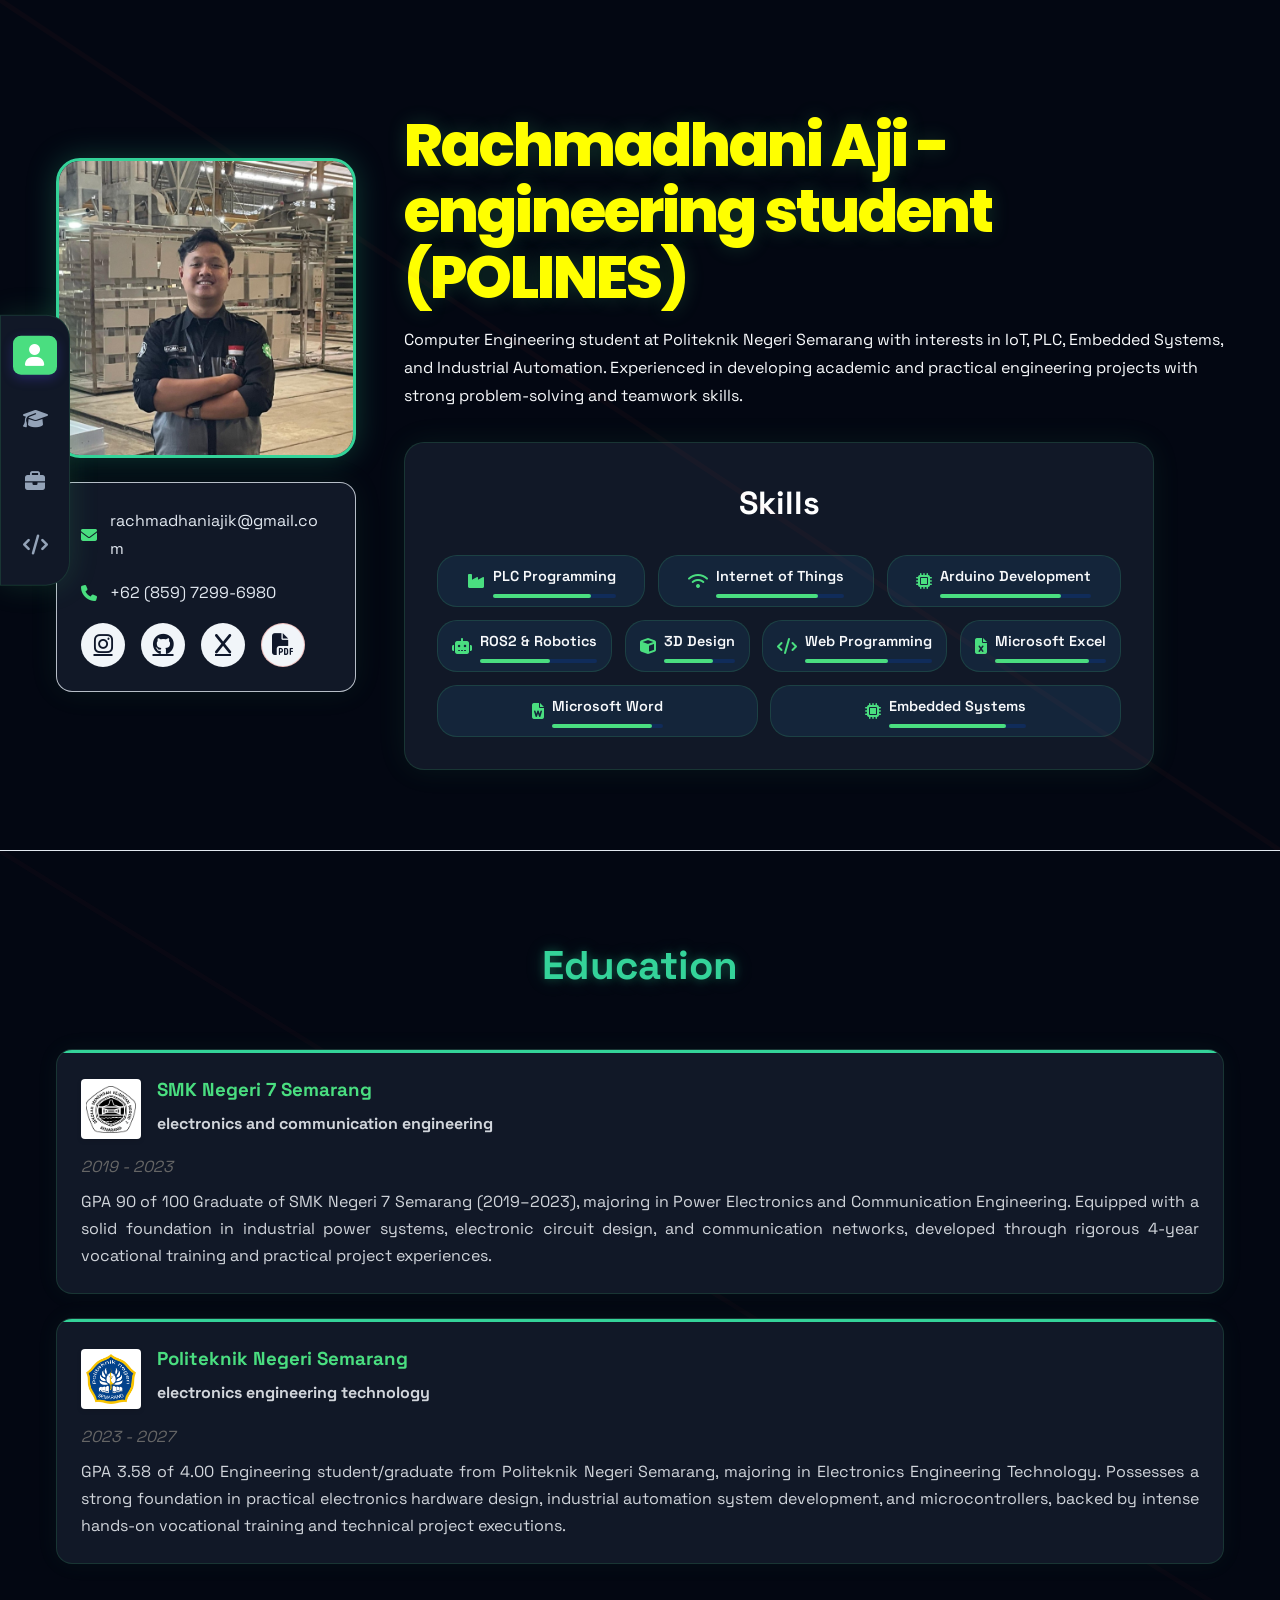
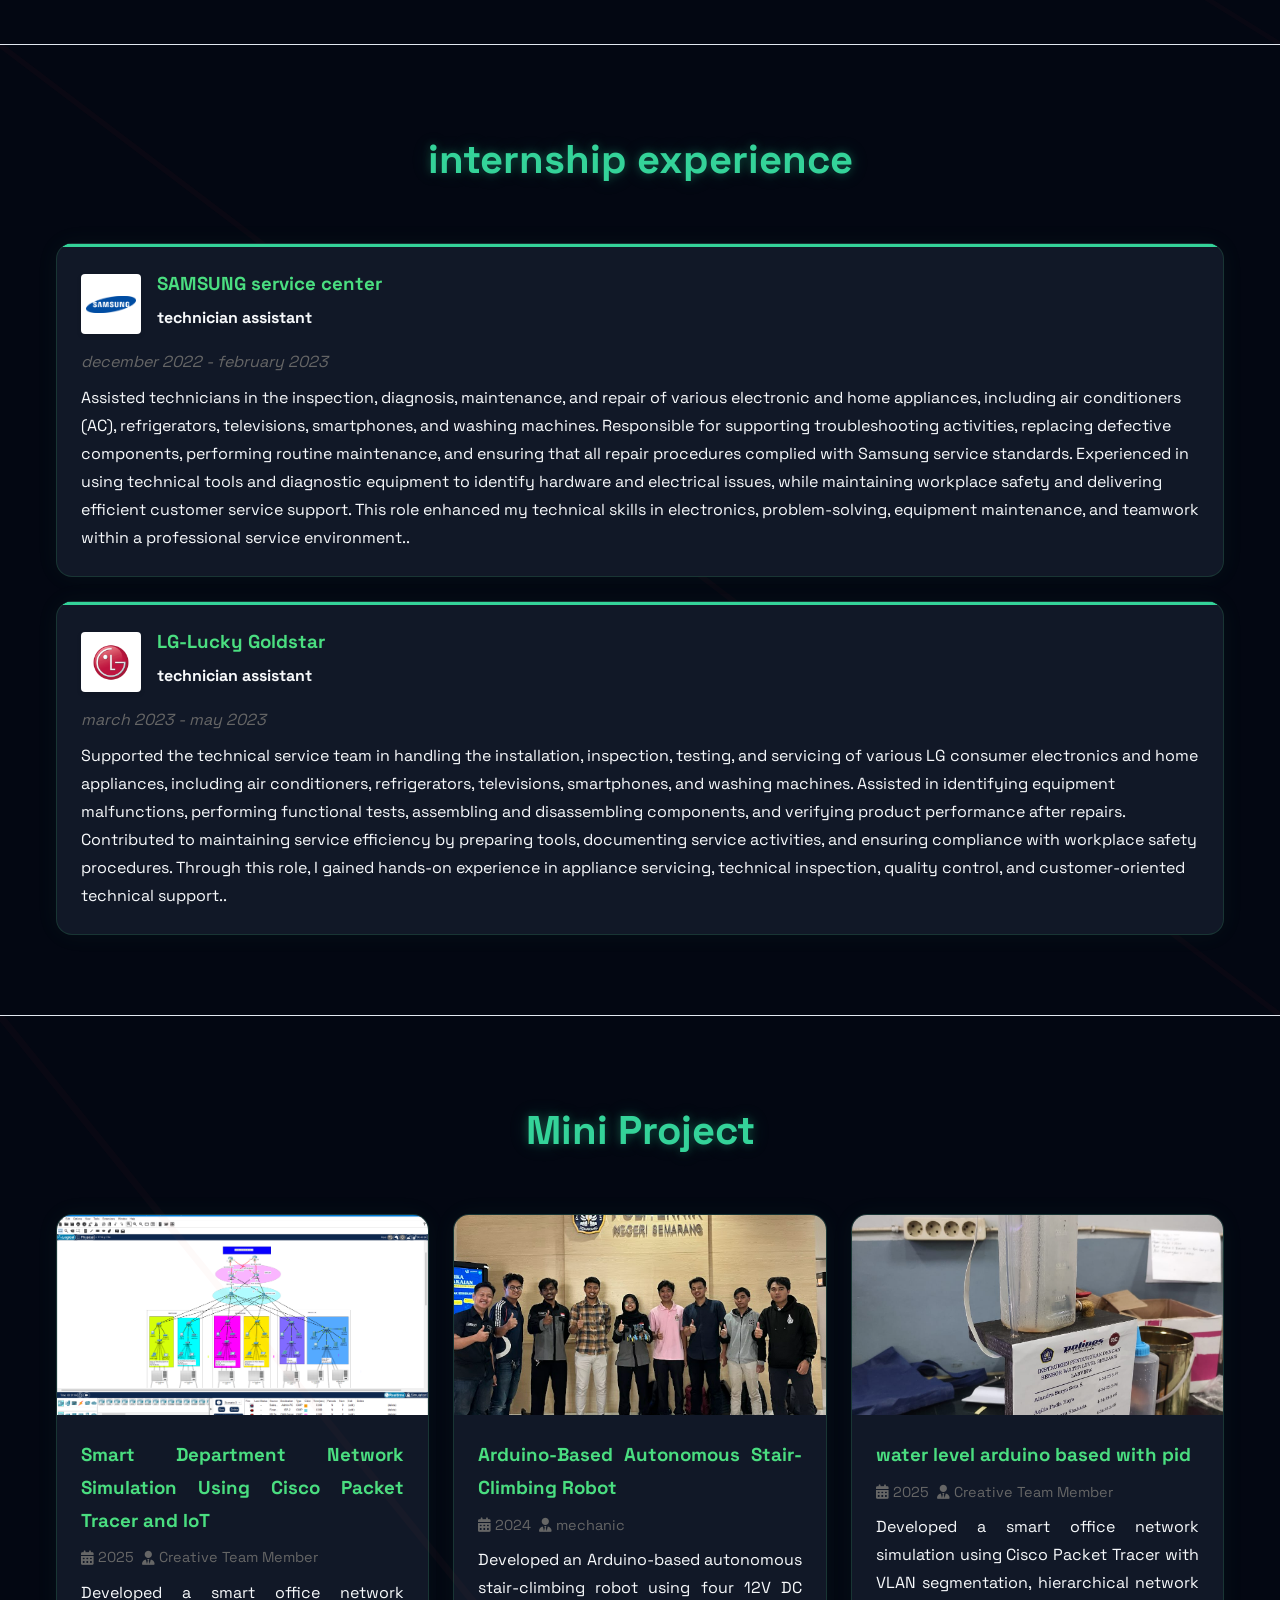
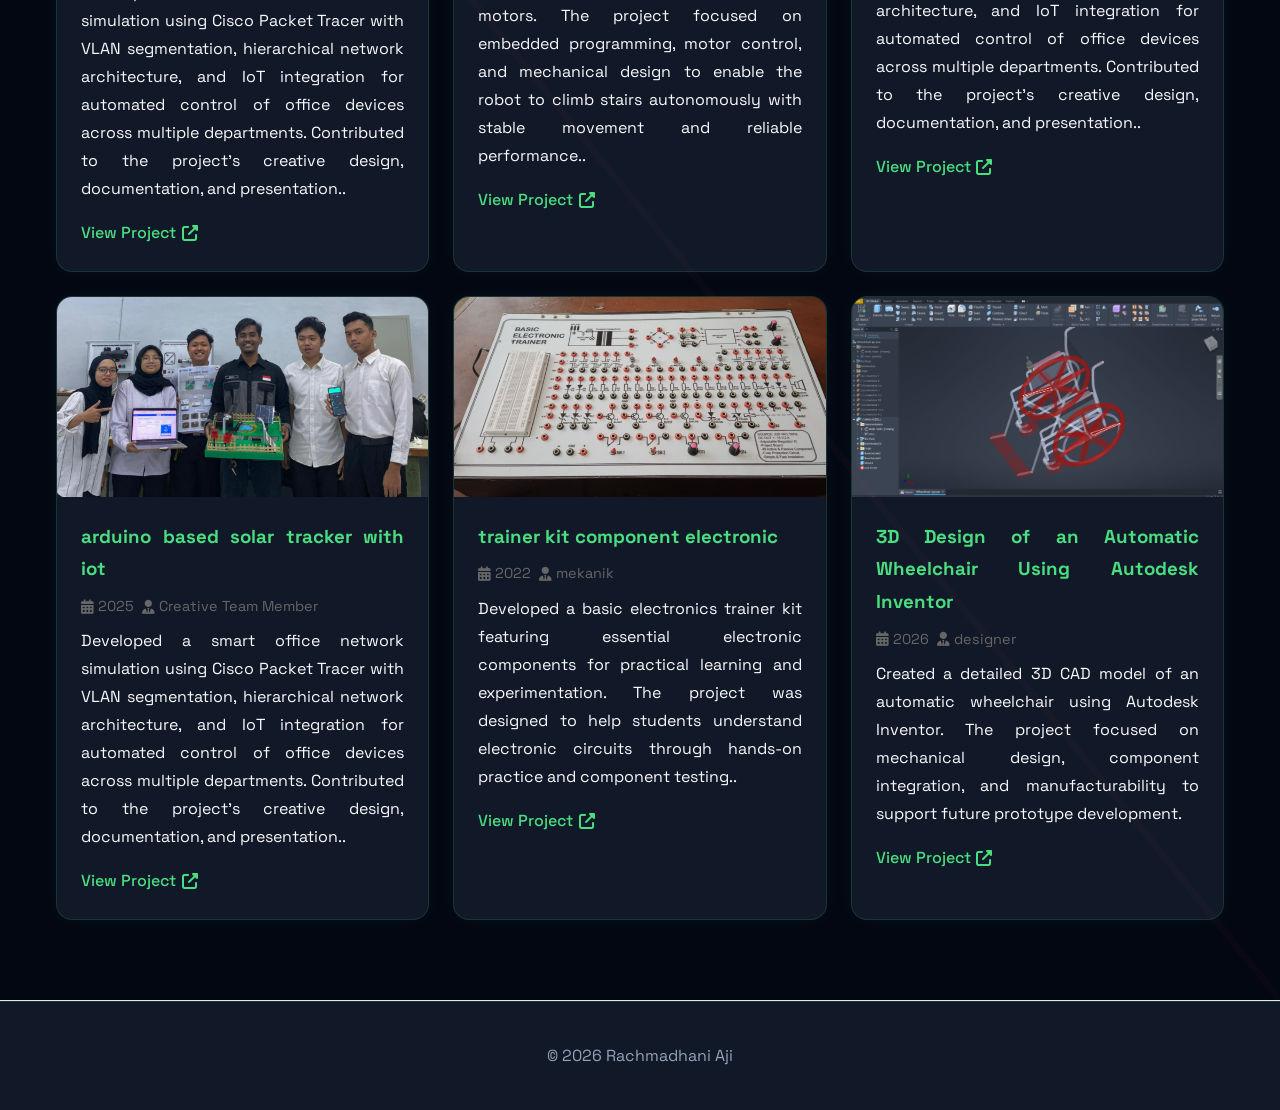
<file: index.html>
<!DOCTYPE html>
<html lang="en">
<head>
    <meta charset="UTF-8">
    <meta name="viewport" content="width=device-width, initial-scale=1.0">
    <title>Personal Portfolio</title>

    <link rel="icon" type="image/x-icon" href="/images/favicon.ico">

    <link rel="preconnect" href="https://fonts.googleapis.com">
    <link rel="preconnect" href="https://fonts.gstatic.com" crossorigin>
    <link href="https://fonts.googleapis.com/css2?family=Space+Grotesk:wght@300;400;500;600;700&display=swap" rel="stylesheet">

    <link rel="stylesheet" href="https://cdnjs.cloudflare.com/ajax/libs/font-awesome/6.4.0/css/all.min.css">
    <link rel="stylesheet" href="css/style.css">
	<link rel="preconnect" href="https://fonts.googleapis.com">
	<link rel="preconnect" href="https://fonts.gstatic.com" crossorigin>
	<link href="https://fonts.googleapis.com/css2?family=Poppins:wght@400;500;600;700;800&display=swap" rel="stylesheet">

</head>
<body>
    <header>
        <nav class="sidebar-nav">
			<ul>
				<li>
					<a href="#profile" data-tooltip="Profile">
						<i class="fas fa-user"></i>
						<span class="nav-text">My Profile</span>
					</a>
				</li>
				<li>
					<a href="#education" data-tooltip="Education">
						<i class="fas fa-graduation-cap"></i>
						<span class="nav-text">Education</span>
					</a>
				</li>
				<li>
					<a href="#experience" data-tooltip="Experience">
						<i class="fas fa-briefcase"></i>
						<span class="nav-text">Internship Experience</span>
					</a>
				</li>
				<li>
					<a href="#projects" data-tooltip="Projects">
						<i class="fas fa-code"></i>
						<span class="nav-text">My Mini Project</span>
					</a>
				</li>
			</ul>
		</nav>
    </header>

    <main>
        <!-- Profile Section -->
		<section id="profile" class="section">
			<div class="container">
				<div class="profile-content">
					<div class="profile-image-container">
						<img id="profile-pic" src="" alt="Profile Picture" class="profile-image">
						<div class="profile-contact">
							<p><i class="fas fa-envelope"></i> <span id="profile-email"></span></p>
							<p><i class="fas fa-phone"></i> <span id="profile-phone"></span></p>
							<div class="social-links" id="social-links"></div>
							<a href="#" id="cv-download" class="cv-download-btn" title="Download CV">
								<i class="fas fa-file-pdf"></i>
							</a>
						</div>
					</div>
					<div class="profile-info">
						<h1 id="profile-name"></h1>
						    <p id="profile-description"></p>
    						<!-- Add this skills section -->
							<div class="skills-container" id="skills-container">
								<h3>Skills</h3>
								<div class="skills-grid" id="skills-grid"></div>
							</div>
					</div>
				</div>
			</div>
		</section>

        <!-- Education Section -->
        <section id="education" class="section">
            <div class="container">
                <h2>Education</h2>
                <div class="education-list" id="education-list"></div>
            </div>
        </section>

        <!-- Experience Section -->
        <section id="experience" class="section">
            <div class="container">
                <h2>internship experience</h2>
                <div class="experience-list" id="experience-list"></div>
            </div>
        </section>

        <!-- Projects Section -->
        <section id="projects" class="section">
            <div class="container">
                <h2>Mini Project</h2>
                <div class="projects-grid" id="projects-grid"></div>
            </div>
        </section>
    </main>

    <footer>
        <p>&copy; <span id="current-year"></span> Rachmadhani Aji</p>
    </footer>

    <script src="js/script.js"></script>
</body>
</html>
</file>
<file: css/style.css>
/* Reset and Base Styles */
* {
    margin: 0;
    padding: 0;
    box-sizing: border-box;
}

:root {
    --primary-color: #4ADE80;
    --secondary-color: #0F172A;
    --light-color: #111827;
    --dark-color: #F8FAFC;
    --accent-color: #34D399;

    --spacing: 1rem;
    --border-radius: 12px;
}

body {
    font-family: 'Space Grotesk', sans-serif;
    line-height: 1.75;
    color: #f8fafc;
    background: #030712;
}

.container {
    max-width: 1200px;
    margin: 0 auto;
    padding: 0 var(--spacing);
}

/* Header Styles */
header {
    background-color: var(--secondary-color);
    color: white;
    position: sticky;
    top: 0;
    z-index: 100;
}

/* Sidebar Navigation */
.sidebar-nav {
    position: fixed;
    left: 0;
    top: 50%;
    transform: translateY(-50%);
    background: #111827;
    padding: 1.25rem 0.75rem;
    border-radius: 0 1.5rem 1.5rem 0;
    z-index: 1000;
    box-shadow: 0 0 30px rgba(74, 222, 128, 0.15);
    transition: all 0.4s ease;
    border: 1px solid rgba(74, 222, 128, 0.15);
}

.sidebar-nav:hover {
    background: var(--secondary-color);
    padding-right: 1.25rem;            /* Efek melebar sedikit saat di-hover */
}

.sidebar-nav ul {
    list-style: none;
    display: flex;
    flex-direction: column;
    gap: 1.5rem;
}

.sidebar-nav a {
    color: #94a3b8;             /* Mengubah warna default icon jadi abu-abu kalem */
    text-decoration: none;
    display: flex;
    align-items: center;
    gap: 1rem;
    padding: 0.6rem;
    border-radius: 8px;         /* Sudut hover disesuaikan */
    transition: all 0.3s ease;
    position: relative;
}

.sidebar-nav a:hover {
    color: white;               /* Icon menyala putih saat disorot */
    background: rgba(255, 255, 255, 0.1);
    transform: translateX(5px); /* Sedikit bergeser ke kanan dengan smooth */
}

.sidebar-nav i {
    font-size: 1.25rem;
    min-width: 1.5rem;
    text-align: center;
}

.nav-text {
    display: none;
    opacity: 0;
    transition: opacity 0.3s ease;
    font-weight: 500;           /* Membuat teks menu sedikit lebih tebal dan rapi */
}

.sidebar-nav:hover .nav-text {
    display: inline;
    opacity: 1;
}

/* Tooltip (Balon teks saat hover) */
.sidebar-nav a::after {
    content: attr(data-tooltip);
    position: absolute;
    left: 100%;
    top: 50%;
    transform: translateY(-50%);
    background: var(--secondary-color);
    color: white;
    padding: 0.5rem 1rem;
    border-radius: 6px;
    font-size: 0.85rem;
    white-space: nowrap;
    opacity: 0;
    pointer-events: none;
    transition: all 0.3s ease;
    margin-left: 1rem;
    box-shadow: 0 4px 12px rgba(0,0,0,0.15);
}

.sidebar-nav a:hover::after {
    opacity: 1;
    margin-left: 0.75rem;
}

/* Highlight Menu Aktif */
.sidebar-nav a.active {
    color: white;
    background: var(--primary-color); /* Tombol aktif otomatis berwarna utama */
    box-shadow: 0 4px 12px rgba(79, 70, 229, 0.3); /* Efek cahaya neon tipis di bawah tombol */
}

.sidebar-nav a.active i {
    transform: scale(1.1);
}

/* Section Styles */
.section {
    padding: 5rem 0;
    border-bottom: 1px solid #e2e8f0;  /* Garis tipis transparan */
    position: relative;
}

.section h2 {
    text-align: center;
    margin-bottom: 3rem;
    color: #34D399;
    font-size: 2.5rem;
    font-weight: 800;
    text-shadow:
        0 0 10px rgba(52,211,153,.3),
        0 0 20px rgba(52,211,153,.2);
}

/* Profile Section */
.profile-content {
    display: flex;
    flex-wrap: wrap;
    gap: 3rem;                         /* Jarak horizontal antar foto dan teks */
    align-items: center;               /* DIUBAH DARI flex-start MENJADI center BIAR SEJAJAR */
}

.profile-image-container {
    flex: 0 0 300px;
    display: flex;
    flex-direction: column;
    gap: 1.5rem;
    position: sticky;
    top: 6rem;                         /* Diturunkan sedikit agar pas saat halaman di-scroll */
}

.profile-image {
    width: 100%;
    max-width: 300px;
    height: auto;
    aspect-ratio: 1/1;
    border-radius: 24px;
    object-fit: cover;
    align-self: center;
    border: 3px solid #34D399;
    box-shadow: 0 0 30px rgba(52, 211, 153, 0.25);
}

.profile-contact {
    background: #111827;
    padding: 1.5rem;
    border-radius: 16px;
    color: #f8fafc;
    box-shadow: 0 0 30px rgba(74, 222, 128, 0.08);
    border: 1px solid rgba(74, 222, 128, 0.15);
  border: 1px solid rgba(226, 232, 240, 0.8);
}

.profile-contact p {
    margin-bottom: 1rem;
    display: flex;
    align-items: center;
    gap: 0.8rem;
    word-break: break-all;
    color: #E2E8F0;
}

.profile-contact p i {
    color: var(--primary-color);       /* Warna icon kontak otomatis mengikuti warna utama */
}

.profile-info {
    flex: 1;
    min-width: 300px;
	padding-top: 2rem;
}

.profile-info h1 {
    font-family: 'Poppins', sans-serif !important;
    font-size: 2.5rem;
    font-weight: 800;
    letter-spacing: -2px;
    line-height: 1.1;
    color: #34D399;
    margin-bottom: 1rem;
    text-shadow: 0 0 20px rgba(74, 222, 128, 0.2);
}

.profile-description {
    background: #111827;
    padding: 2.5rem;
    border-radius: 16px;
    color: #f8fafc;
    box-shadow: 0 0 30px rgba(74, 222, 128, 0.08);
    border: 1px solid rgba(74, 222, 128, 0.15);
}

.social-links {
    display: flex;
    gap: 1rem;
    align-items: center;
}

.social-links a {
    color: var(--secondary-color);
    font-size: 1.35rem;
    transition: all 0.3s cubic-bezier(0.4, 0, 0.2, 1); /* Efek pantulan pegas yang smooth */
    width: 44px;                       /* Ukuran lingkaran sedikit diperbesar */
    height: 44px;
    display: flex;
    align-items: center;
    justify-content: center;
    border-radius: 50%;
    background: #f1f5f9;               /* Warna background dasar lingkaran yang soft */
}

.social-links a:hover {
    color: white;
    background: var(--primary-color);  /* Berubah ke warna utama saat disorot */
    transform: translateY(-4px);       /* Tombol melayang ke atas sedikit */
    box-shadow: 0 6px 16px rgba(79, 70, 229, 0.25); /* Bayangan neon tipis */
}

/* Tombol Download CV */
.cv-download-btn {
    width: 44px;
    height: 44px;
    display: flex;
    align-items: center;
    justify-content: center;
    background: rgba(6, 182, 212, 0.1); /* Background transparan tipis menggunakan aksen cyan */
    color: var(--accent-color);
    border-radius: 50%;
    text-decoration: none;
    transition: all 0.3s ease;
    font-size: 1.1rem;
    border: 1px solid rgba(6, 182, 212, 0.2);
}

.cv-download-btn:hover {
    background: var(--accent-color);
    color: white;
    transform: translateY(-3px);
    box-shadow: 0 6px 16px rgba(6, 182, 212, 0.3);
}


/* Tooltip for hover */
.cv-download-btn::after {
    content: attr(title);
    position: absolute;
    bottom: -40px;
    left: 50%;
    transform: translateX(-50%);
    background: var(--secondary-color);
    color: white;
    padding: 0.5rem 1rem;
    border-radius: 4px;
    font-size: 0.8rem;
    white-space: nowrap;
    opacity: 0;
    pointer-events: none;
    transition: opacity 0.3s ease;
}

.cv-download-btn:hover::after {
    opacity: 1;
}

.cv-download-btn {
    background: rgba(231, 76, 60, 0.1);
    color: var(--accent-color);
    border-color: rgba(231, 76, 60, 0.3);
}

.cv-download-btn:hover {
    background: var(--accent-color);
}

@keyframes bounce {
    0% { transform: translateY(0); }
    100% { transform: translateY(-3px); }
}

/* ==========================================================================
   Skills Section (Modern Pills Style)
   ========================================================================== */
.skills-container {
    margin-top: 2rem;
    background: #111827;
    padding: 2rem;
    border-radius: 20px;
    box-shadow: 0 0 30px rgba(74, 222, 128, 0.08);
    border: 1px solid rgba(74, 222, 128, 0.15);
    text-align: center;
    width: 100%;
    max-width: 750px;
}

.skills-container h3 {
    color: var(--secondary-color);
    margin-bottom: 1.5rem;
    font-size: 1.25rem;
    font-weight: 600;
}

.skills-grid {
    display: flex;
    flex-wrap: wrap;
    gap: 0.85rem;                       /* Jarak antar kapsul */
    justify-content: center;
    max-width: 800px;
    margin: 0 auto;
}

.skill-item {
    background: #1F2937;
    color: #F8FAFC;
    padding: 0.8rem 1.4rem;
    border-radius: 100px;
    font-size: 0.9rem;
    font-weight: 600;
    border: 1px solid rgba(74, 222, 128, 0.15);
    display: flex;
    align-items: center;
    gap: 0.5rem;
    flex: 1 1 auto;
    justify-content: center;
    min-width: max-content;
    transition: all 0.3s ease;
}


.skill-item:hover {
    background: #34D399;
    color: #FFFFFF !important;
    border-color: #34D399;
    transform: translateY(-4px);
    box-shadow: 0 0 20px rgba(52, 211, 153, 0.4);
}

.skill-item:hover * {
    color: #FFFFFF !important;
}

.skills-container h2,
.skills-container h3 {
    color: #FFFFFF;
    text-align: center;
    font-size: 2rem;
    font-weight: 700;
    margin-bottom: 1.5rem;
}

.skill-icon {
    color: var(--primary-color);       /* Warna icon mengikuti warna terracotta */
    font-size: 1rem;
    display: flex;
    align-items: center;
}

/* Skill level indicator (optional) */
.skill-level {
    height: 4px;
    background: rgba(0, 70, 219, 0.2);
    margin-top: 0.3rem;
    border-radius: 2px;
}

.skill-level-bar {
    height: 100%;
    background: var(--primary-color);
    border-radius: 2px;
}

.skills-grid {
    display: flex;
    flex-wrap: wrap;
    gap: 0.8rem;
}

.skill-item {
    background: rgba(52, 152, 219, 0.1);
    padding: 0.5rem 0.8rem;
    border-radius: 20px;
    font-size: 0.9rem;
}

/* Responsive adjustment */
@media (max-width: 600px) {
    .skills-grid {
        grid-template-columns: repeat(auto-fill, minmax(120px, 1fr));
    }
}

/* Responsive adjustments */
@media (max-width: 600px) {
    .profile-image-container {
        flex: 1 1 100%;
        position: static;
    }
    
    .profile-image {
        max-width: 200px;
    }
}
/* Education Section */
.education-list {
    display: flex;
    flex-direction: column;
    gap: 1.5rem;
}

.gpa-highlight {
    color: #e74c3c;
    font-weight: bold;
}

.education-item {
    position: relative;
    overflow: hidden;
    background: #111827;
    padding: 1.5rem;
    border-radius: 16px;
    color: #F8FAFC;
    border: 1px solid rgba(74, 222, 128, 0.15);
    box-shadow: 0 0 25px rgba(74, 222, 128, 0.05);
}

.education-item::before {
    content: "";
    position: absolute;
    top: 0;
    left: 0;
    width: 100%;
    height: 3px;
    background: #34D399;
}

.education-item h3 {
    color: var(--primary-color);
    margin-bottom: 0.5rem;
}

.education-item .degree {
    font-weight: bold;
    margin-bottom: 0.5rem;
}

.education-item .year {
    color: #666;
    font-style: italic;
    margin-bottom: 0.5rem;
}

.education-info {
    padding: 1.5rem;
    text-align: justify;
}

/* Experience Section */
.experience-list {
    display: flex;
    flex-direction: column;
    gap: 1.5rem;
}

.experience-item {
    position: relative;
    overflow: hidden;
    background: #111827;
    padding: 1.5rem;
    border-radius: 16px;
    color: #F8FAFC;
    border: 1px solid rgba(74, 222, 128, 0.15);
    box-shadow: 0 0 25px rgba(74, 222, 128, 0.05);
}

.experience-item ::before {
    content: "";
    position: absolute;
    top: 0;
    left: 0;
    width: 100%;
    height: 3px;
    background: #34D399;
}

.experience-item h3 {
    color: var(--primary-color);
    margin-bottom: 0.5rem;
}

.experience-item .position {
    font-weight: bold;
    margin-bottom: 0.5rem;
}

.experience-item .duration {
    color: #666;
    font-style: italic;
    margin-bottom: 0.5rem;
}

.education-item p {
    text-align: justify;
    line-height: 1.7;
    color: #d1d5db;
}


/* Projects Section */
.projects-grid {
    display: grid;
    grid-template-columns: repeat(auto-fill, minmax(300px, 1fr));
    gap: 1.5rem;
}

.project-card {
    background: #111827;
    border-radius: 16px;
    overflow: hidden;
    color: #F8FAFC;
    border: 1px solid rgba(74, 222, 128, 0.15);
    box-shadow: 0 0 25px rgba(74, 222, 128, 0.05);
    transition: all 0.3s ease;
    cursor: pointer;
}

.project-card:hover {
    transform: translateY(-8px);
    box-shadow: 0 0 35px rgba(74, 222, 128, 0.15);
}

.project-image {
    height: 200px;
    overflow: hidden;
}

.project-image img {
    width: 100%;
    height: 100%;
    object-fit: cover;
    transition: transform 0.3s;
}

.project-card:hover .project-image img {
    transform: scale(1.05);
}

.project-info {
    padding: 1.5rem;
}

.project-info h3 {
    color: var(--primary-color);
    margin-bottom: 0.5rem;
}

.project-meta {
    display: flex;
    flex-wrap: wrap;
    gap: 0.5rem;
    margin-bottom: 0.5rem;
    font-size: 0.9rem;
    color: #666;
}

.project-meta span {
    display: flex;
    align-items: center;
    gap: 0.25rem;
}

.project-link {
    display: inline-flex;
    align-items: center;
    gap: 0.35rem;
    margin-top: 1rem;
    color: var(--primary-color);
    text-decoration: none;
    font-weight: 500;
    transition: color 0.3s;
    position: relative;
    z-index: 2;
    pointer-events: auto;
}

.project-link:hover {
    color: var(--accent-color);
}

.project-info {
    padding: 1.5rem;
    text-align: justify;
}

/* ==========================================================================
   Footer Styles (Clean & Minimalist)
   ========================================================================== */
footer {
    text-align: center;
    padding: 2.5rem 1.5rem;
    background: #111827;
    color: #94A3B8;
    border-top: 1px solid rgba(74, 222, 128, 0.15);
}

footer p {
    display: flex;
    align-items: center;
    justify-content: center;
    gap: 0.25rem;
}

/* Responsive Design */
@media (min-width: 768px) {
    .profile-content {
        flex-direction: row;
        text-align: left;
    }

    .profile-info {
        text-align: left;
    }

    .personal-info {
        justify-content: flex-start;
    }

    .social-links {
        justify-content: flex-start;
    }
}

/* Add to your existing CSS */
.section.animate {
    opacity: 1 !important;
    transform: translateY(0) !important;
}

/* Delay animations for cascade effect */
#profile.animate { transition-delay: 0.1s; }
#education.animate { transition-delay: 0.2s; }
#experience.animate { transition-delay: 0.3s; }
#projects.animate { transition-delay: 0.4s; }



.section::before {
    content: "";
    position: absolute;
    top: 0;
    left: 0;
    width: 100%;
    height: 100%;
    background: url('data:image/svg+xml;utf8,<svg xmlns="http://www.w3.org/2000/svg" viewBox="0 0 100 100" preserveAspectRatio="none"><path fill="none" stroke="%23e74c3c" stroke-width="0.5" d="M0,0 L100,100" /></svg>');
    opacity: 0;
    transition: opacity 0.5s;
}

.section.animate::before {
    opacity: 0.03;
}

.edu-header, .exp-header {
    display: flex;
    gap: 1rem;
    align-items: center;
    margin-bottom: 0.5rem;
}

.edu-logo, .exp-logo {
    width: 60px;
    height: 60px;
    object-fit: contain;
    border-radius: 4px;
    background: white;
    padding: 5px;
    box-shadow: 0 2px 5px rgba(0,0,0,0.1);
}

.education-item h3, .experience-item h3 {
    margin-bottom: 0.2rem;
}

/* Responsive adjustments */
@media (max-width: 600px) {
    .edu-logo, .exp-logo {
        width: 50px;
        height: 50px;
    }
    
    .edu-header, .exp-header {
        flex-direction: column;
        align-items: flex-start;
        gap: 0.5rem;
    }
}

#profile-name {
    font-family: 'Poppins', sans-serif !important;
    font-size: 60px !important;
    font-weight: 800 !important;
    color: yellow !important;
}

/* CV page styles */
.cv-body {
    background: #f6f7fb;
    color: #111827;
    font-family: 'Space Grotesk', sans-serif;
}

.cv-header-bar {
    display: flex;
    justify-content: space-between;
    align-items: center;
    padding: 1rem 2rem;
    background: #111827;
    color: white;
}

.back-link,
.print-btn {
    color: white;
    text-decoration: none;
    font-weight: 600;
}

.print-btn {
    border: 1px solid rgba(255,255,255,0.2);
    background: transparent;
    padding: 0.75rem 1rem;
    border-radius: 999px;
    display: inline-flex;
    align-items: center;
    gap: 0.5rem;
    cursor: pointer;
}

.cv-page {
    max-width: 960px;
    margin: 2rem auto;
    padding: 0 1.5rem 3rem;
}

.cv-top {
    display: grid;
    grid-template-columns: 230px 1fr;
    gap: 2rem;
    align-items: center;
    background: white;
    border-radius: 24px;
    padding: 2rem;
    box-shadow: 0 30px 60px rgba(15, 23, 42, 0.08);
}

.cv-headline-left {
    display: flex;
    justify-content: center;
}

#cv-photo {
    width: 200px;
    height: 200px;
    object-fit: cover;
    border-radius: 24px;
    border: 4px solid #34d399;
}

.cv-headline-right h1 {
    margin-bottom: 0.6rem;
    font-size: 2.75rem;
    line-height: 1.05;
    color: #111827;
}

.cv-role {
    font-weight: 600;
    color: #2563eb;
    margin-bottom: 1rem;
}

.cv-contact-row {
    display: grid;
    gap: 0.75rem;
    margin-top: 1.25rem;
}

.cv-contact-row p {
    display: flex;
    align-items: center;
    gap: 0.75rem;
    color: #475569;
    font-size: 0.95rem;
}

.cv-body-grid {
    display: grid;
    grid-template-columns: 1fr 2fr;
    gap: 1.5rem;
    margin-top: 2rem;
}

.cv-sidebar,
.cv-content {
    display: flex;
    flex-direction: column;
    gap: 1.5rem;
}

.cv-box {
    background: white;
    border-radius: 24px;
    padding: 1.75rem;
    box-shadow: 0 20px 45px rgba(15, 23, 42, 0.06);
}

.cv-box h3 {
    margin-bottom: 1rem;
    color: #111827;
    font-size: 1.15rem;
    letter-spacing: 0.02em;
}

.cv-skills {
    display: flex;
    flex-wrap: wrap;
    gap: 0.7rem;
}

.cv-skill-item {
    padding: 0.75rem 1rem;
    background: #eff6ff;
    border-radius: 999px;
    color: #0f172a;
    font-weight: 600;
    font-size: 0.95rem;
}

.cv-social {
    display: grid;
    gap: 0.85rem;
}

.cv-social a {
    display: inline-flex;
    align-items: center;
    gap: 0.7rem;
    text-decoration: none;
    color: #0f172a;
    font-weight: 600;
}

.cv-list-item {
    margin-bottom: 1.25rem;
}

.cv-item-header {
    display: flex;
    justify-content: space-between;
    gap: 1rem;
    align-items: flex-start;
    margin-bottom: 0.45rem;
}

.cv-item-header h4 {
    margin: 0;
    color: #111827;
    font-size: 1rem;
}

.cv-item-header span {
    color: #475569;
    font-size: 0.95rem;
}

.cv-item-subtitle {
    margin: 0.15rem 0 0.75rem;
    color: #2563eb;
    font-weight: 600;
}

.cv-list-item p {
    margin: 0 0 0.85rem;
    color: #475569;
    line-height: 1.7;
    font-size: 0.95rem;
}

.cv-footer {
    text-align: center;
    padding: 1rem 0;
    color: #64748b;
    font-size: 0.95rem;
}

@media (max-width: 920px) {
    .cv-top {
        grid-template-columns: 1fr;
        text-align: center;
    }

    .cv-body-grid {
        grid-template-columns: 1fr;
    }

    .cv-item-header {
        flex-direction: column;
        align-items: stretch;
    }
}

@media print {
    body, .cv-body, .cv-page {
        background: white;
        color: #111827;
    }

    .cv-top, .cv-box, .cv-header-bar {
        box-shadow: none;
    }

    .cv-header-bar {
        display: none;
    }

    .cv-page {
        margin: 0;
        padding: 0;
    }

    .cv-top,
    .cv-body-grid,
    .cv-box {
        page-break-inside: avoid;
    }
}
</file>
